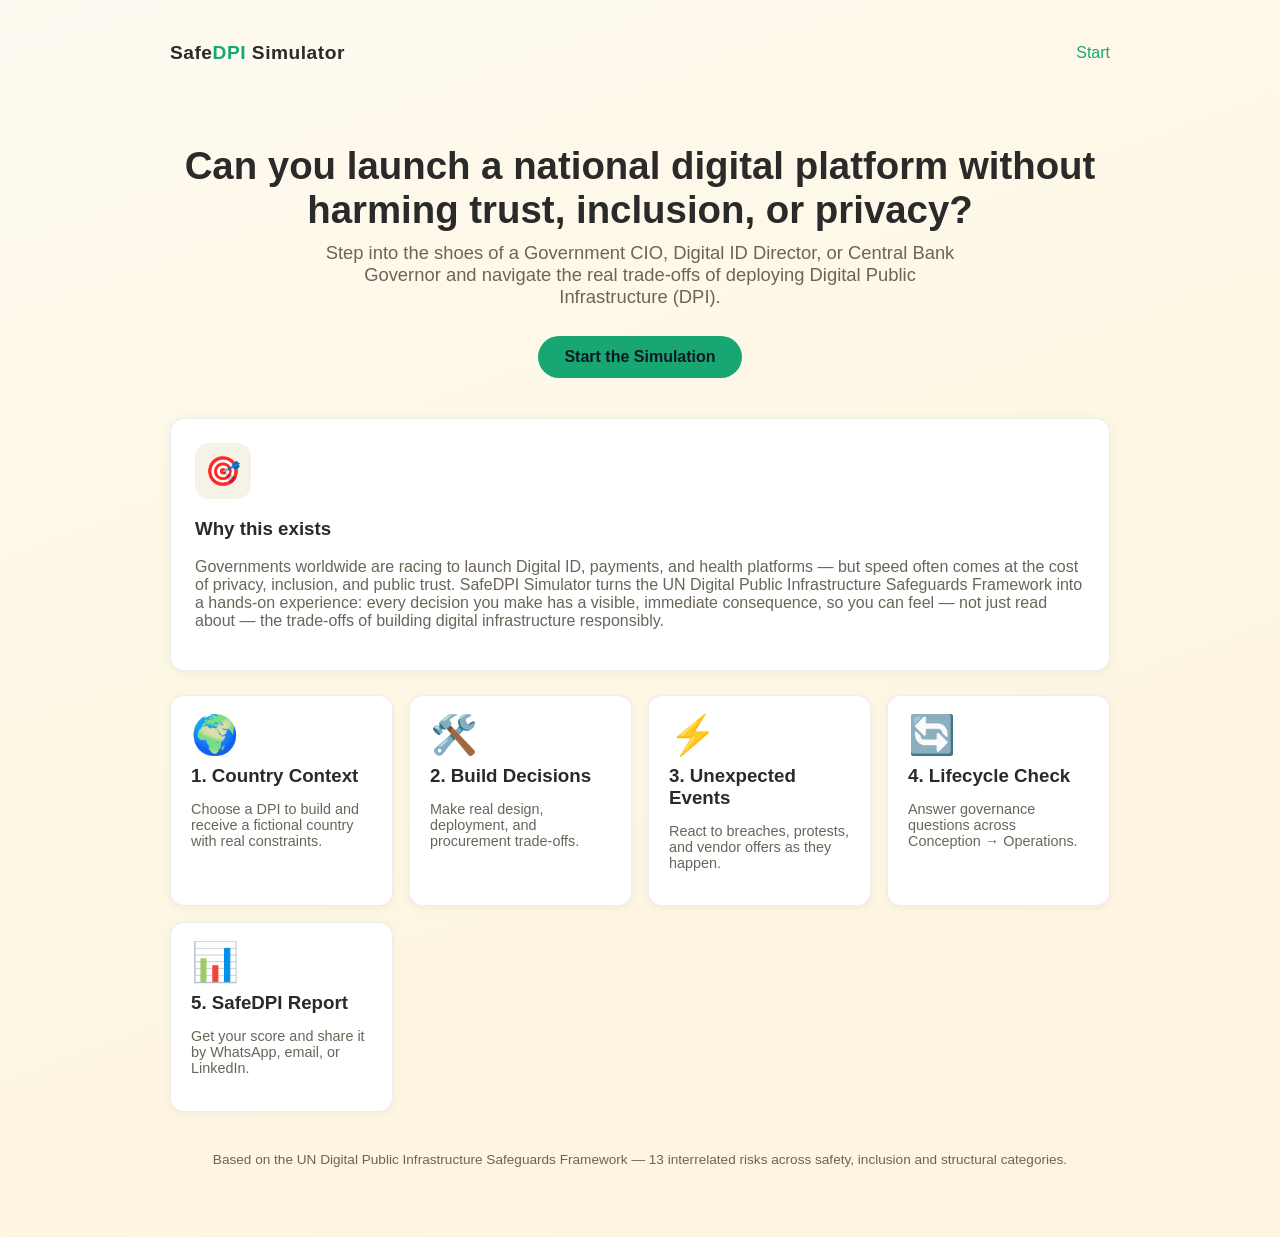
<file: index.html>
<!DOCTYPE html>
<html lang="en">
<head>
<meta charset="UTF-8" />
<meta name="viewport" content="width=device-width, initial-scale=1.0" />
<title>SafeDPI Simulator</title>
<link rel="stylesheet" href="style.css" />
</head>
<body>
<div class="wrap">
  <header class="site">
    <div class="logo">Safe<span>DPI</span> Simulator</div>
    <nav><a href="scenarios.html">Start</a></nav>
  </header>

  <section class="hero">
    <h1>Can you launch a national digital platform without harming trust, inclusion, or privacy?</h1>
    <p class="lead">Step into the shoes of a Government CIO, Digital ID Director, or Central Bank Governor and navigate the real trade-offs of deploying Digital Public Infrastructure (DPI).</p>
    <a class="btn" href="scenarios.html">Start the Simulation</a>
  </section>

  <div class="panel">
    <span class="panel-icon">🎯</span>
    <h3>Why this exists</h3>
    <p class="muted">
      Governments worldwide are racing to launch Digital ID, payments, and health platforms — but speed often
      comes at the cost of privacy, inclusion, and public trust. SafeDPI Simulator turns the UN Digital Public
      Infrastructure Safeguards Framework into a hands-on experience: every decision you make has a visible,
      immediate consequence, so you can feel — not just read about — the trade-offs of building digital
      infrastructure responsibly.
    </p>
  </div>

  <div class="grid">
    <div class="card">
      <span class="card-icon">🌍</span>
      <h3>1. Country Context</h3>
      <p class="meta">Choose a DPI to build and receive a fictional country with real constraints.</p>
    </div>
    <div class="card">
      <span class="card-icon">🛠️</span>
      <h3>2. Build Decisions</h3>
      <p class="meta">Make real design, deployment, and procurement trade-offs.</p>
    </div>
    <div class="card">
      <span class="card-icon">⚡</span>
      <h3>3. Unexpected Events</h3>
      <p class="meta">React to breaches, protests, and vendor offers as they happen.</p>
    </div>
    <div class="card">
      <span class="card-icon">🔄</span>
      <h3>4. Lifecycle Check</h3>
      <p class="meta">Answer governance questions across Conception → Operations.</p>
    </div>
    <div class="card">
      <span class="card-icon">📊</span>
      <h3>5. SafeDPI Report</h3>
      <p class="meta">Get your score and share it by WhatsApp, email, or LinkedIn.</p>
    </div>
  </div>

  <footer class="site">
    Based on the UN Digital Public Infrastructure Safeguards Framework — 13 interrelated risks across safety, inclusion and structural categories.
  </footer>
</div>
</body>
</html>
</file>
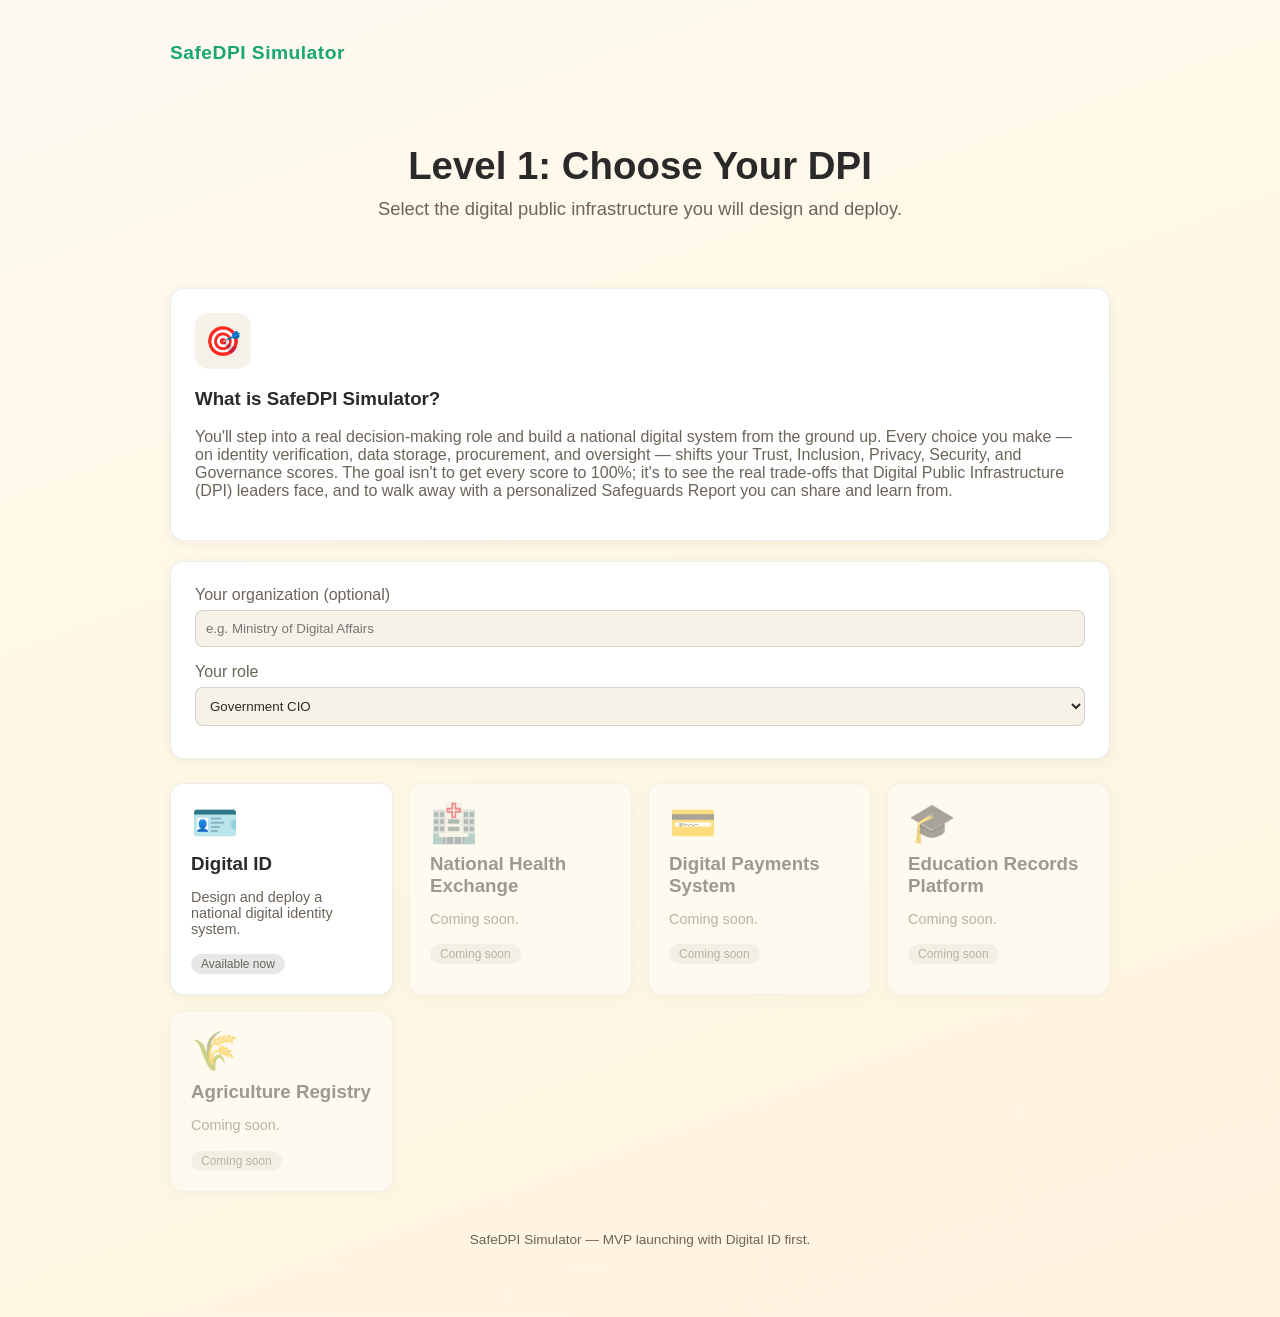
<file: report.html>
<!DOCTYPE html>
<html lang="en">
<head>
<meta charset="UTF-8" />
<meta name="viewport" content="width=device-width, initial-scale=1.0" />
<title>SafeDPI Report</title>
<link rel="stylesheet" href="style.css" />
</head>
<body>
<div class="wrap">
  <header class="site">
    <div class="logo"><a href="index.html">Safe<span>DPI</span> Simulator</a></div>
  </header>

  <section class="hero">
    <h1>SafeDPI Report</h1>
    <p class="lead" id="resultHeadline"></p>
  </section>

  <div class="panel center">
    <div class="muted">Final Score</div>
    <div class="report-grade" id="finalScore">--/100</div>
    <div class="muted" id="gradeLabel"></div>
  </div>

  <div id="dashboard" class="dashboard" style="position:static;"></div>

  <div class="panel">
    <span class="panel-icon">⚖️</span>
    <div class="areas">
      <div>
        <h4>Strong Areas</h4>
        <ul id="strongList"></ul>
      </div>
      <div>
        <h4>Weak Areas</h4>
        <ul id="weakList"></ul>
      </div>
    </div>
  </div>

  <div class="panel">
    <span class="panel-icon">💡</span>
    <h3>Top Recommendations</h3>
    <ul class="recommend-list" id="recommendList"></ul>
  </div>

  <div class="panel">
    <span class="panel-icon">🚩</span>
    <h3>Risk Flags Raised</h3>
    <div id="riskTags"></div>
  </div>

  <div class="panel">
    <span class="panel-icon">📝</span>
    <h3>Your Decisions</h3>
    <div id="decisionLog"></div>
  </div>

  <div class="panel">
    <span class="panel-icon">📣</span>
    <h3>Share Your Result</h3>
    <p class="muted" id="shareSummary"></p>
    <div class="share-row">
      <a id="whatsappShare" class="whatsapp" target="_blank">Share on WhatsApp</a>
      <a id="emailShare" class="email">Email Report</a>
      <a id="linkedinShare" class="linkedin" target="_blank">Share on LinkedIn</a>
    </div>
  </div>

  <div class="panel center">
    <a class="btn secondary" href="scenarios.html" id="restartBtn">Run Another Simulation</a>
  </div>

  <footer class="site">Recommendations mapped to the UN DPI Safeguards Framework principles.</footer>
</div>

<script src="engine.js"></script>
<script src="report.js"></script>
</body>
</html>
</file>
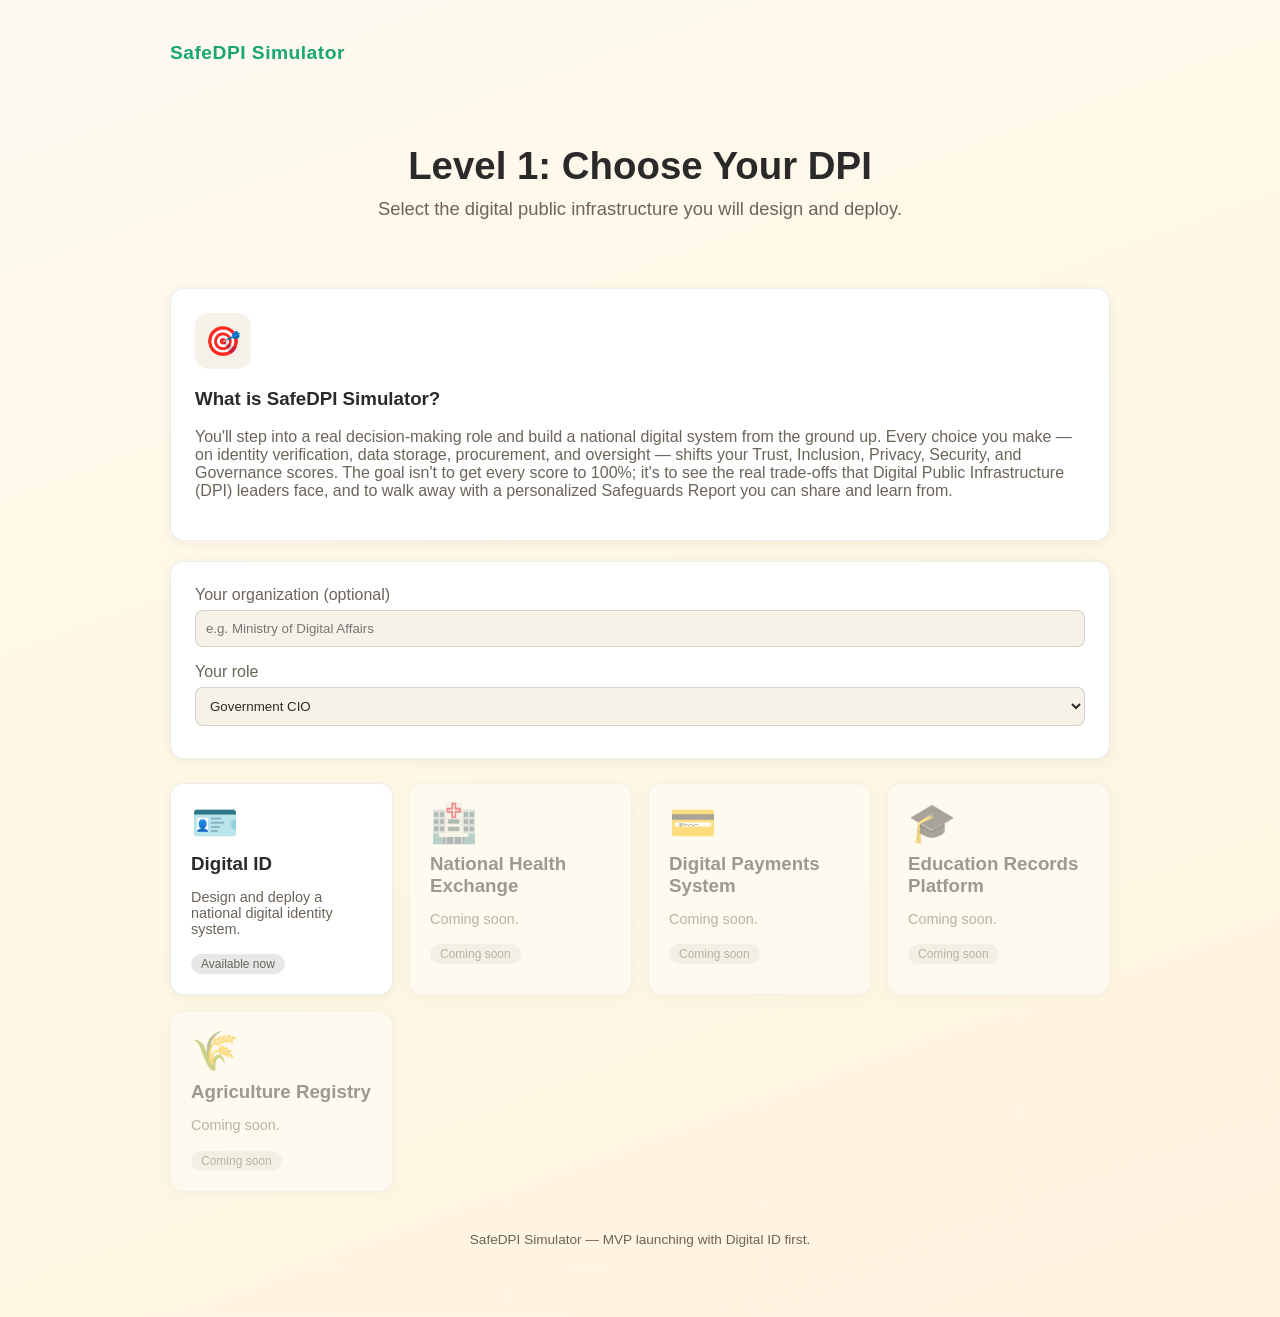
<file: scenarios.html>
<!DOCTYPE html>
<html lang="en">
<head>
<meta charset="UTF-8" />
<meta name="viewport" content="width=device-width, initial-scale=1.0" />
<title>Choose Your DPI — SafeDPI Simulator</title>
<link rel="stylesheet" href="style.css" />
</head>
<body>
<div class="wrap">
  <header class="site">
    <div class="logo"><a href="index.html">Safe<span>DPI</span> Simulator</a></div>
  </header>

  <section class="hero">
    <h1>Level 1: Choose Your DPI</h1>
    <p class="lead">Select the digital public infrastructure you will design and deploy.</p>
  </section>

  <div class="panel">
    <span class="panel-icon">🎯</span>
    <h3>What is SafeDPI Simulator?</h3>
    <p class="muted">
      You'll step into a real decision-making role and build a national digital system from the ground up.
      Every choice you make — on identity verification, data storage, procurement, and oversight — shifts
      your Trust, Inclusion, Privacy, Security, and Governance scores. The goal isn't to get every score to 100%;
      it's to see the real trade-offs that Digital Public Infrastructure (DPI) leaders face, and to walk away with
      a personalized Safeguards Report you can share and learn from.
    </p>
  </div>

  <div class="panel">
    <div style="margin-bottom:16px;">
      <label class="muted">Your organization (optional)</label><br/>
      <input id="orgInput" type="text" placeholder="e.g. Ministry of Digital Affairs" style="width:100%;padding:10px;border-radius:8px;border:1px solid rgba(15,36,30,0.15);background:var(--panel-light);color:var(--text);margin-top:6px;" />
    </div>
    <div style="margin-bottom:8px;">
      <label class="muted">Your role</label><br/>
      <select id="roleInput" style="width:100%;padding:10px;border-radius:8px;border:1px solid rgba(15,36,30,0.15);background:var(--panel-light);color:var(--text);margin-top:6px;">
        <option>Government CIO</option>
        <option>Digital ID Director</option>
        <option>Central Bank Governor</option>
        <option>Health Ministry Digital Lead</option>
        <option>Civil Society Advocate</option>
        <option>Development Partner</option>
      </select>
    </div>
  </div>

  <div id="scenarioGrid" class="grid"></div>

  <footer class="site">SafeDPI Simulator — MVP launching with Digital ID first.</footer>
</div>

<script src="engine.js"></script>
<script>
const SCENARIO_ICONS = {
  digital_id: "🪪",
  health_exchange: "🏥",
  payments: "💳",
  education: "🎓",
  agriculture: "🌾"
};

async function init() {
  const scenarios = await Engine.loadJSON("scenarios.json");
  const grid = document.getElementById("scenarioGrid");
  grid.innerHTML = scenarios.map(s => `
    <div class="card ${s.available ? "selectable" : "disabled"}" data-id="${s.id}" data-available="${s.available}">
      <span class="card-icon">${SCENARIO_ICONS[s.id] || "🗂️"}</span>
      <h3>${s.name}</h3>
      <p class="meta">${s.description}</p>
      ${!s.available ? '<span class="tag">Coming soon</span>' : '<span class="tag">Available now</span>'}
    </div>
  `).join("");

  grid.querySelectorAll(".card.selectable").forEach(card => {
    card.addEventListener("click", () => {
      const state = Engine.defaultState();
      state.scenarioId = card.dataset.id;
      state.org = document.getElementById("orgInput").value.trim();
      state.role = document.getElementById("roleInput").value;
      Engine.setState(state);
      window.location.href = "simulator.html";
    });
  });
}
init();
</script>
</body>
</html>
</file>
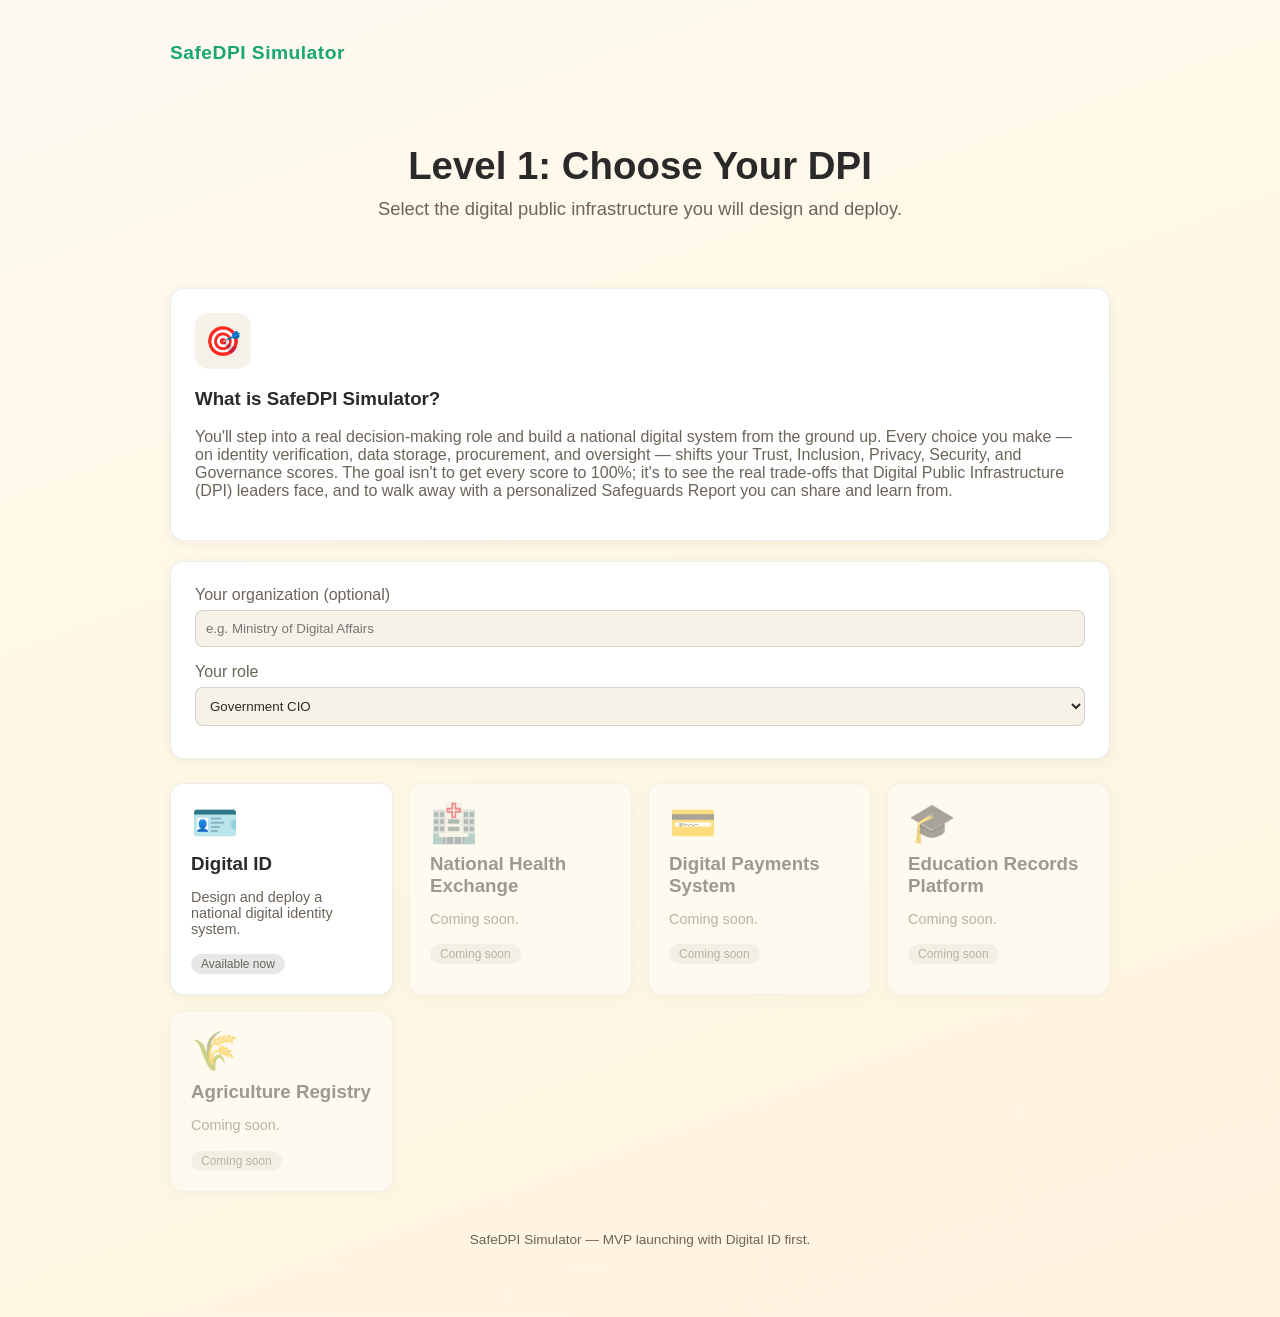
<file: simulator.html>
<!DOCTYPE html>
<html lang="en">
<head>
<meta charset="UTF-8" />
<meta name="viewport" content="width=device-width, initial-scale=1.0" />
<title>Simulator — SafeDPI Simulator</title>
<link rel="stylesheet" href="style.css" />
</head>
<body>
<div class="wrap">
  <header class="site">
    <div class="logo"><a href="index.html">Safe<span>DPI</span> Simulator</a></div>
  </header>

  <div id="dashboard" class="dashboard"></div>
  <div id="stepContainer"></div>
</div>

<script src="engine.js"></script>
<script>
let state = Engine.getState();
if (!state.scenarioId) window.location.href = "scenarios.html";

let countries = [], decisions = [], events = [], lifecycle = [];
let queue = []; // ordered list of step render functions
let stepIndex = 0;

const stepContainer = document.getElementById("stepContainer");
const dashboardEl = document.getElementById("dashboard");

function refreshDashboard() {
  renderDashboard(dashboardEl, state.scores);
}

function nextStep() {
  stepIndex++;
  renderCurrentStep();
}

function renderCurrentStep() {
  if (stepIndex >= queue.length) {
    Engine.setState(state);
    window.location.href = "report.html";
    return;
  }
  queue[stepIndex]();
}

function renderCountryStep() {
  const country = countries[Math.floor(Math.random() * countries.length)];
  state.countryId = country.id;
  stepContainer.innerHTML = `
    <div class="step-label">Level 2 · Country Context</div>
    <div class="panel">
      <span class="panel-icon">🌍</span>
      <h2>${country.name}</h2>
      <div class="country-stats">
        <div class="stat"><div class="label">Population</div><div class="value">${country.population}</div></div>
        <div class="stat"><div class="label">Internet access</div><div class="value">${country.internetAccess}</div></div>
        <div class="stat"><div class="label">Women with smartphones</div><div class="value">${country.womenWithSmartphones}</div></div>
        <div class="stat"><div class="label">Data protection law</div><div class="value">${country.dataProtectionLaw}</div></div>
        <div class="stat"><div class="label">Trust in government</div><div class="value">${country.trustInGovernment}</div></div>
        <div class="stat"><div class="label">Cybersecurity maturity</div><div class="value">${country.cybersecurityMaturity}</div></div>
      </div>
      <p class="muted" style="margin-top:18px;">Every decision you make from here has consequences for this country's citizens.</p>
      <button class="btn" id="beginBtn">Begin Building</button>
    </div>`;
  document.getElementById("beginBtn").addEventListener("click", nextStep);
}

function renderDecisionStep(decision) {
  stepContainer.innerHTML = `
    <div class="step-label">Level 3 · Build Your DPI</div>
    <div class="panel">
      <span class="panel-icon">🛠️</span>
      <h2>${decision.title}</h2>
      <p class="muted">${decision.prompt}</p>
      <div class="option-list">
        ${decision.options.map(opt => `
          <div class="option" data-id="${opt.id}">
            <span class="opt-letter">${opt.id}</span><strong>${opt.label}</strong>
            <div>${opt.tags.map(t => `<span class="tag">${t}</span>`).join("")}</div>
          </div>
        `).join("")}
      </div>
    </div>`;
  stepContainer.querySelectorAll(".option").forEach(el => {
    el.addEventListener("click", () => {
      const opt = decision.options.find(o => o.id === el.dataset.id);
      Engine.applyDelta(state, opt.delta);
      state.decisions.push({ id: decision.id, title: decision.title, optionId: opt.id, label: opt.label });
      state.riskFlags.push(...(opt.risks || []));
      refreshDashboard();
      nextStep();
    });
  });
}

function renderEventStep(event) {
  stepContainer.innerHTML = `
    <div class="step-label">Level 4 · Unexpected Event</div>
    <div class="panel">
      <span class="panel-icon">⚡</span>
      <h2>${event.title}</h2>
      <div class="option-list">
        ${event.options.map(opt => `
          <div class="option" data-id="${opt.id}">
            <span class="opt-letter">${opt.id}</span><strong>${opt.label}</strong>
          </div>
        `).join("")}
      </div>
    </div>`;
  stepContainer.querySelectorAll(".option").forEach(el => {
    el.addEventListener("click", () => {
      const opt = event.options.find(o => o.id === el.dataset.id);
      Engine.applyDelta(state, opt.delta);
      state.eventChoices.push({ id: event.id, title: event.title, optionId: opt.id, label: opt.label });
      state.riskFlags.push(...(opt.risks || []));
      refreshDashboard();
      nextStep();
    });
  });
}

function renderLifecycleStep(stage) {
  stepContainer.innerHTML = `
    <div class="step-label">Level 5 · Lifecycle · ${stage.title}</div>
    <div class="panel">
      <span class="panel-icon">🔄</span>
      ${stage.questions.map(q => `
        <div style="margin-bottom:18px;">
          <p>${q.text}</p>
          <div class="yesno" data-qid="${q.id}">
            <button data-val="yes">Yes</button>
            <button data-val="no">No</button>
          </div>
        </div>
      `).join("")}
      <button class="btn" id="stageContinue" disabled>Continue</button>
    </div>`;

  const answers = {};
  stage.questions.forEach(q => {
    const group = stepContainer.querySelector(`.yesno[data-qid="${q.id}"]`);
    group.querySelectorAll("button").forEach(btn => {
      btn.addEventListener("click", () => {
        group.querySelectorAll("button").forEach(b => b.classList.remove("active"));
        btn.classList.add("active");
        answers[q.id] = btn.dataset.val === "yes";
        checkComplete();
      });
    });
  });

  function checkComplete() {
    const allAnswered = stage.questions.every(q => answers[q.id] !== undefined);
    document.getElementById("stageContinue").disabled = !allAnswered;
  }

  document.getElementById("stageContinue").addEventListener("click", () => {
    stage.questions.forEach(q => {
      state.lifecycle[q.id] = answers[q.id];
      if (answers[q.id]) {
        Engine.applyDelta(state, q.weight);
      }
    });
    refreshDashboard();
    nextStep();
  });
}

function shuffle(arr) {
  return [...arr].sort(() => Math.random() - 0.5);
}

async function init() {
  [countries, decisions, events, lifecycle] = await Promise.all([
    Engine.loadJSON("countries.json"),
    Engine.loadJSON("decisions.json"),
    Engine.loadJSON("events.json"),
    Engine.loadJSON("lifecycle.json")
  ]);

  const scenarioDecisions = decisions[state.scenarioId] || [];
  const chosenEvents = shuffle(events).slice(0, 2);

  queue.push(renderCountryStep);
  scenarioDecisions.forEach(d => queue.push(() => renderDecisionStep(d)));
  chosenEvents.forEach(e => queue.push(() => renderEventStep(e)));
  lifecycle.forEach(stage => queue.push(() => renderLifecycleStep(stage)));

  refreshDashboard();
  renderCurrentStep();
}
init();
</script>
</body>
</html>
</file>
<file: style.css>
:root {
  --bg: #fffaf1;
  --panel: #ffffff;
  --panel-light: #f6f2e8;
  --accent: #18a673;
  --accent-warn: #e8a000;
  --accent-bad: #e0473b;
  --text: #2a2a2a;
  --muted: #6b6458;
  --radius: 14px;
}

* { box-sizing: border-box; }

body {
  margin: 0;
  font-family: -apple-system, BlinkMacSystemFont, "Segoe UI", Roboto, Helvetica, Arial, sans-serif;
  background: linear-gradient(160deg, #fffaf1, #fdf7e3 50%, #fff3e0);
  color: var(--text);
  min-height: 100vh;
}

a { color: var(--accent); text-decoration: none; }

.wrap {
  max-width: 980px;
  margin: 0 auto;
  padding: 24px 20px 60px;
}

header.site {
  display: flex;
  align-items: center;
  justify-content: space-between;
  padding: 18px 0 8px;
}

header.site .logo {
  font-weight: 700;
  font-size: 1.2rem;
  letter-spacing: 0.5px;
}

header.site .logo span { color: var(--accent); }

.hero {
  text-align: center;
  padding: 40px 0 20px;
}

.hero h1 {
  font-size: 2.4rem;
  margin-bottom: 10px;
}

.hero p.lead {
  color: var(--muted);
  font-size: 1.15rem;
  max-width: 640px;
  margin: 0 auto 28px;
}

.btn {
  display: inline-block;
  padding: 12px 26px;
  border-radius: 999px;
  background: var(--accent);
  color: #0f1724;
  font-weight: 700;
  border: none;
  cursor: pointer;
  font-size: 1rem;
}

.btn.secondary {
  background: transparent;
  border: 1px solid var(--muted);
  color: var(--text);
}

.btn:disabled {
  opacity: 0.4;
  cursor: not-allowed;
}

.grid {
  display: grid;
  gap: 16px;
  grid-template-columns: repeat(auto-fit, minmax(220px, 1fr));
  margin-top: 24px;
}

.card {
  background: var(--panel);
  border: 1px solid rgba(15,36,30,0.08);
  border-radius: var(--radius);
  padding: 20px;
  box-shadow: 0 2px 10px rgba(15,36,30,0.05);
  transition: transform 0.15s, border-color 0.15s, box-shadow 0.15s;
}

.card.selectable {
  cursor: pointer;
}

.card.selectable:hover {
  transform: translateY(-3px);
  border-color: var(--accent);
  box-shadow: 0 8px 20px rgba(24,166,115,0.18);
}

.card.disabled {
  opacity: 0.45;
  cursor: not-allowed;
}

.card h3 { margin: 0 0 8px; }
.card .meta { color: var(--muted); font-size: 0.9rem; }

.tag {
  display: inline-block;
  background: rgba(15,36,30,0.10);
  border-radius: 999px;
  padding: 3px 10px;
  font-size: 0.75rem;
  margin: 3px 4px 0 0;
  color: var(--muted);
}

.panel {
  background: var(--panel);
  border-radius: var(--radius);
  padding: 24px;
  margin-top: 20px;
  border: 1px solid rgba(15,36,30,0.08);
  box-shadow: 0 2px 14px rgba(15,36,30,0.05);
}

.card-icon {
  font-size: 2.4rem;
  line-height: 1;
  margin-bottom: 10px;
  display: block;
}

.panel-icon {
  width: 56px;
  height: 56px;
  border-radius: 14px;
  background: var(--panel-light);
  display: flex;
  align-items: center;
  justify-content: center;
  font-size: 1.8rem;
  margin-bottom: 14px;
}

.country-stats {
  display: grid;
  grid-template-columns: repeat(auto-fit, minmax(160px, 1fr));
  gap: 14px;
  margin-top: 16px;
}

.stat {
  background: var(--panel-light);
  border-radius: 10px;
  padding: 12px 14px;
}

.stat .label { color: var(--muted); font-size: 0.8rem; }
.stat .value { font-size: 1.2rem; font-weight: 700; margin-top: 4px; }

.dashboard {
  display: grid;
  grid-template-columns: repeat(auto-fit, minmax(140px, 1fr));
  gap: 12px;
  position: sticky;
  top: 0;
  background: rgba(255,255,255,0.92);
  backdrop-filter: blur(6px);
  padding: 14px;
  border-radius: var(--radius);
  box-shadow: 0 4px 18px rgba(15,36,30,0.08);
  z-index: 10;
  margin-bottom: 24px;
}

.score-box { text-align: center; }
.score-box .label { font-size: 0.78rem; color: var(--muted); }
.score-box .value { font-size: 1.5rem; font-weight: 800; }
.bar { height: 6px; border-radius: 4px; background: rgba(15,36,30,0.12); margin-top: 6px; overflow: hidden; }
.bar > i { display: block; height: 100%; background: var(--accent); }

.step-label {
  color: var(--muted);
  text-transform: uppercase;
  font-size: 0.8rem;
  letter-spacing: 1px;
  margin-bottom: 6px;
}

.option-list {
  display: grid;
  gap: 12px;
  margin-top: 16px;
}

.option {
  background: var(--panel-light);
  border: 1px solid rgba(15,36,30,0.10);
  border-radius: 10px;
  padding: 16px;
  cursor: pointer;
}

.option:hover { border-color: var(--accent); }
.option .opt-letter {
  display: inline-block;
  width: 26px;
  height: 26px;
  border-radius: 50%;
  background: var(--accent);
  color: #0f1724;
  text-align: center;
  font-weight: 800;
  margin-right: 8px;
}

.yesno {
  display: flex;
  gap: 10px;
  margin-top: 10px;
}

.yesno button {
  flex: 1;
  padding: 10px;
  border-radius: 8px;
  border: 1px solid rgba(15,36,30,0.12);
  background: var(--panel-light);
  color: var(--text);
  cursor: pointer;
}

.yesno button.active {
  background: var(--accent);
  color: #0f1724;
  font-weight: 700;
}

.report-grade {
  font-size: 4rem;
  font-weight: 900;
  text-align: center;
  color: var(--accent);
}

.areas {
  display: grid;
  grid-template-columns: 1fr 1fr;
  gap: 20px;
  margin-top: 20px;
}

.areas h4 { margin-bottom: 8px; }
.areas ul { list-style: none; padding: 0; margin: 0; }
.areas li { padding: 6px 0; }
.areas .good::before { content: "✓ "; color: var(--accent); font-weight: 700; }
.areas .bad::before { content: "✗ "; color: var(--accent-bad); font-weight: 700; }

.share-row {
  display: flex;
  gap: 12px;
  flex-wrap: wrap;
  margin-top: 24px;
}

.share-row a, .share-row button {
  flex: 1;
  min-width: 160px;
  text-align: center;
  padding: 12px;
  border-radius: 10px;
  font-weight: 700;
  border: none;
  cursor: pointer;
}

.share-row .whatsapp { background: #25d366; color: #073811; }
.share-row .email { background: #3ddc97; color: #0f1724; }
.share-row .linkedin { background: #0a66c2; color: #fff; }

footer.site {
  text-align: center;
  color: var(--muted);
  font-size: 0.85rem;
  padding: 40px 0 10px;
}

.muted { color: var(--muted); }
.center { text-align: center; }

.recommend-list {
  margin-top: 10px;
}
.recommend-list li { padding: 4px 0; }
</file>
